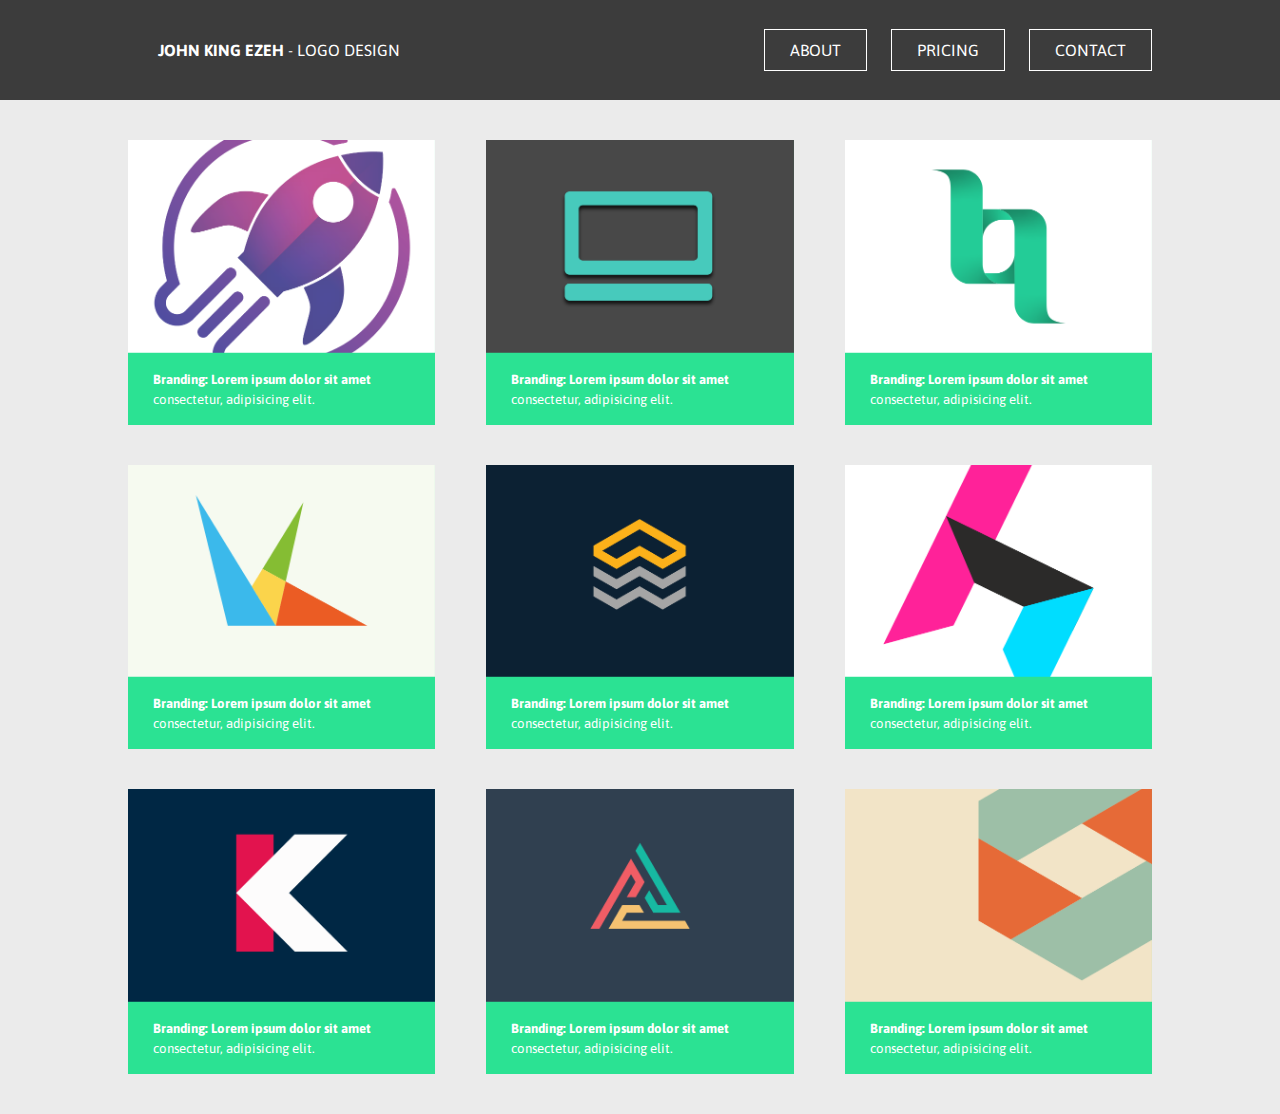
<file: index.html>
<!DOCTYPE html>
<html lang="en">
  <head>
    <meta charset="UTF-8" />
    <meta http-equiv="X-UA-Compatible" content="IE=edge" />
    <meta name="viewport" content="width=device-width, initial-scale=1.0" />
    <title>John Ezeh Branding and Logo Design in Abuja Nigeria</title>

    <link rel="preconnect" href="https://fonts.googleapis.com" />
    <link rel="preconnect" href="https://fonts.gstatic.com" crossorigin />
    <link
      href="https://fonts.googleapis.com/css2?family=Asap:wght@400;700&display=swap"
      rel="stylesheet"
    />

    <link rel="stylesheet" href="eric-meyers-style.css" />

    <link rel="stylesheet" href="style.css" />
  </head>

  <body>
    <div class="header-container">
      <header>
        <div class="logo">
          <span class="bold">JOHN KING EZEH</span> - LOGO DESIGN
        </div>
        <nav>
          <a class="mybutton" href="#">ABOUT</a>
          <a class="mybutton" href="#">PRICING</a>
          <a class="mybutton" href="#">CONTACT</a>
        </nav>

        <div class="mob-wrapper">
          <img
            src="images/icon-burger-menu.svg"
            alt="Mobile Menu Icon"
            style="width: 40px"
            class="burgermenu"
          />

          <div class="mob-nav">
            <a class="navbutton" href="#">ABOUT</a>
            <a class="navbutton" href="#">PRICING</a>
            <a class="navbutton" href="#">CONTACT</a>
          </div>
        </div>
      </header>
    </div>

    <div class="container">
      <div class="col">
        <img src="images/image1@2x.png" alt="" />
        <p>
          Branding: Lorem ipsum dolor sit amet consectetur, adipisicing elit.
        </p>
      </div>
      <div class="col">
        <img src="images/image2@2x.png" alt="" />
        <p>
          Branding: Lorem ipsum dolor sit amet consectetur, adipisicing elit.
        </p>
      </div>
      <div class="col">
        <img src="images/image3@2x.png" alt="" />
        <p>
          Branding: Lorem ipsum dolor sit amet consectetur, adipisicing elit.
        </p>
      </div>
      <div class="col">
        <img src="images/image4@2x.png" alt="" />
        <p>
          Branding: Lorem ipsum dolor sit amet consectetur, adipisicing elit.
        </p>
      </div>
      <div class="col hide-mobile-only">
        <img src="images/image5@2x.png" alt="" />
        <p>
          Branding: Lorem ipsum dolor sit amet consectetur, adipisicing elit.
        </p>
      </div>
      <div class="col hide-mobile-only">
        <img src="images/image6@2x.png" alt="" />
        <p>
          Branding: Lorem ipsum dolor sit amet consectetur, adipisicing elit.
        </p>
      </div>
      <div class="col hide-mobile-only">
        <img src="images/image7@2x.png" alt="" />
        <p>
          Branding: Lorem ipsum dolor sit amet consectetur, adipisicing elit.
        </p>
      </div>
      <div class="col hide-mobile-only">
        <img src="images/image8@2x.png" alt="" />
        <p>
          Branding: Lorem ipsum dolor sit amet consectetur, adipisicing elit.
        </p>
      </div>
      <div class="col hide-mobile-only">
        <img src="images/image9@2x.png" alt="" />
        <p>
          Branding: Lorem ipsum dolor sit amet consectetur, adipisicing elit.
        </p>
      </div>
      <div class="col hide-desktop-only">
        <img src="images/image10@2x.png" alt="" />
        <p>
          Branding: Lorem ipsum dolor sit amet consectetur, adipisicing elit.
        </p>
      </div>
    </div>

    <script
      src="https://code.jquery.com/jquery-3.6.4.js"
      integrity="sha256-a9jBBRygX1Bh5lt8GZjXDzyOB+bWve9EiO7tROUtj/E="
      crossorigin="anonymous"
    ></script>
    <script src="scripts.js"></script>
  </body>
</html>
</file>
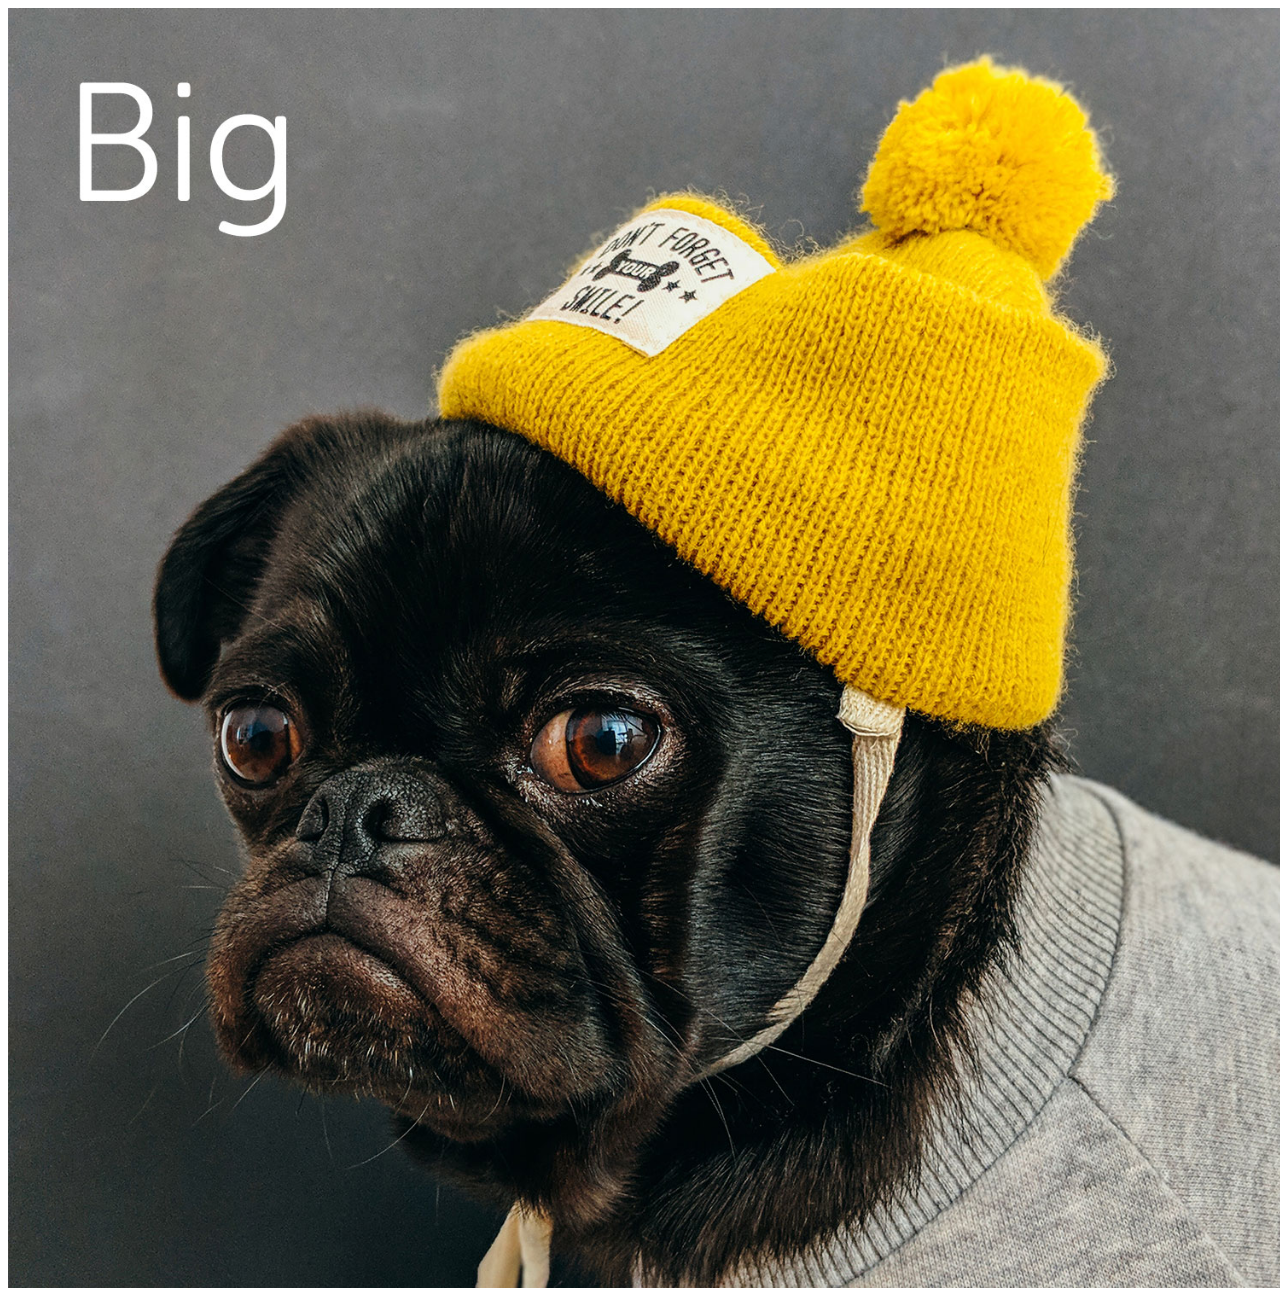
<file: image-srcset.html>
<!DOCTYPE html>
<html lang="en">
  <head>
    <meta charset="UTF-8" />
    <meta http-equiv="X-UA-Compatible" content="IE=edge" />
    <meta name="viewport" content="width=device-width, initial-scale=1.0" />
    <title>Document</title>
  </head>

  <body>
    <img
      src="images/pug-charles-unsplash-small.jpg"
      alt=""
      srcset="
        images/pug-charles-unsplash-small.jpg   500w,
        images/pug-charles-unsplash-medium.jpg 1000w,
        images/pug-charles-unsplash-big.jpg    1500w
      "
    />
  </body>
</html>
</file>
<file: style.css>
/* Global view/Desktop view */
html {
  background-color: #ebebeb;
}
body {
  font-family: "Asap", sans-serif;
  color: white;
}

a {
  color: white;
  text-decoration: none;
}

.container {
  min-height: 500px;
  max-width: 1024px;
  margin: 0 auto;
  display: flex;
  flex-wrap: wrap;
  justify-content: space-between;
  padding-top: 140px;
}

.header-container {
  background-color: rgb(60, 60, 60);
  min-height: 100px;
  position: fixed;
  width: 100%;
}

header {
  max-width: 1024px;
  /* background-color: blue; */
  min-height: 100px;
  margin: 0 auto;
  display: flex;
  align-items: center;
  justify-content: space-between;
}

.mybutton {
  padding: 11px 25px;
  margin-left: 20px;
  border: 1px solid;
}

.bold {
  font-weight: 700;
}

.col {
  width: 30%;
  margin-bottom: 40px;
  background-color: rgb(43, 226, 147);
  /* min-height: 200px; */
  /* background-color: darkred; */
  /* display: inline-block; */
}

.hide-desktop-only {
  display: none;
}

.col img {
  width: 100%;
  height: auto;
}

.col p {
  padding: 15px 25px;
  font-size: 0.825rem;
  color: white;
  line-height: 1.25rem;
}

.col p::first-line {
  font-weight: 700;
}

.mob-wrapper {
  display: none;
}

.logo {
  margin-left: 30px;
}

/* Tablet View */
@media (max-width: 768px) {
  .col {
    width: 47%;
  }
  .hide-desktop-only {
    display: block;
  }

  .header-container {
    position: relative;
  }

  .container {
    padding-top: 40px;
  }

  nav {
    display: none;
  }

  nav a {
    display: block;
  }

  .logo {
    padding: 40px 0;
    margin-left: 10px;
  }

  .mybutton {
    margin-left: 0;
  }

  .mob-wrapper {
    display: block;
    padding-right: 30px;
  }

  .mob-nav {
    display: none;
    position: absolute;
    padding-top: 10px;
  }

  .navbutton {
    display: block;
    background-color: coral;
    padding: 15px 30px;
    margin-left: -70px;
    text-align: center;
  }

  .navbutton:hover {
    background-color: aqua;
  }
}

/* Mobile View */
@media (max-width: 400px) {
  .col {
    width: 100%;
  }

  .hide-mobile-only {
    display: none;
  }
}
</file>
<file: eric-meyers-style.css>
/* http://meyerweb.com/eric/tools/css/reset/ 
   v2.0 | 20110126
   License: none (public domain)
*/

html,
body,
div,
span,
applet,
object,
iframe,
h1,
h2,
h3,
h4,
h5,
h6,
p,
blockquote,
pre,
a,
abbr,
acronym,
address,
big,
cite,
code,
del,
dfn,
em,
img,
ins,
kbd,
q,
s,
samp,
small,
strike,
strong,
sub,
sup,
tt,
var,
b,
u,
i,
center,
dl,
dt,
dd,
ol,
ul,
li,
fieldset,
form,
label,
legend,
table,
caption,
tbody,
tfoot,
thead,
tr,
th,
td,
article,
aside,
canvas,
details,
embed,
figure,
figcaption,
footer,
header,
hgroup,
menu,
nav,
output,
ruby,
section,
summary,
time,
mark,
audio,
video {
  margin: 0;
  padding: 0;
  border: 0;
  font-size: 100%;
  font: inherit;
  vertical-align: baseline;
}
/* HTML5 display-role reset for older browsers */
article,
aside,
details,
figcaption,
figure,
footer,
header,
hgroup,
menu,
nav,
section {
  display: block;
}
body {
  line-height: 1;
}
ol,
ul {
  list-style: none;
}
blockquote,
q {
  quotes: none;
}
blockquote:before,
blockquote:after,
q:before,
q:after {
  content: "";
  content: none;
}
table {
  border-collapse: collapse;
  border-spacing: 0;
}
</file>
